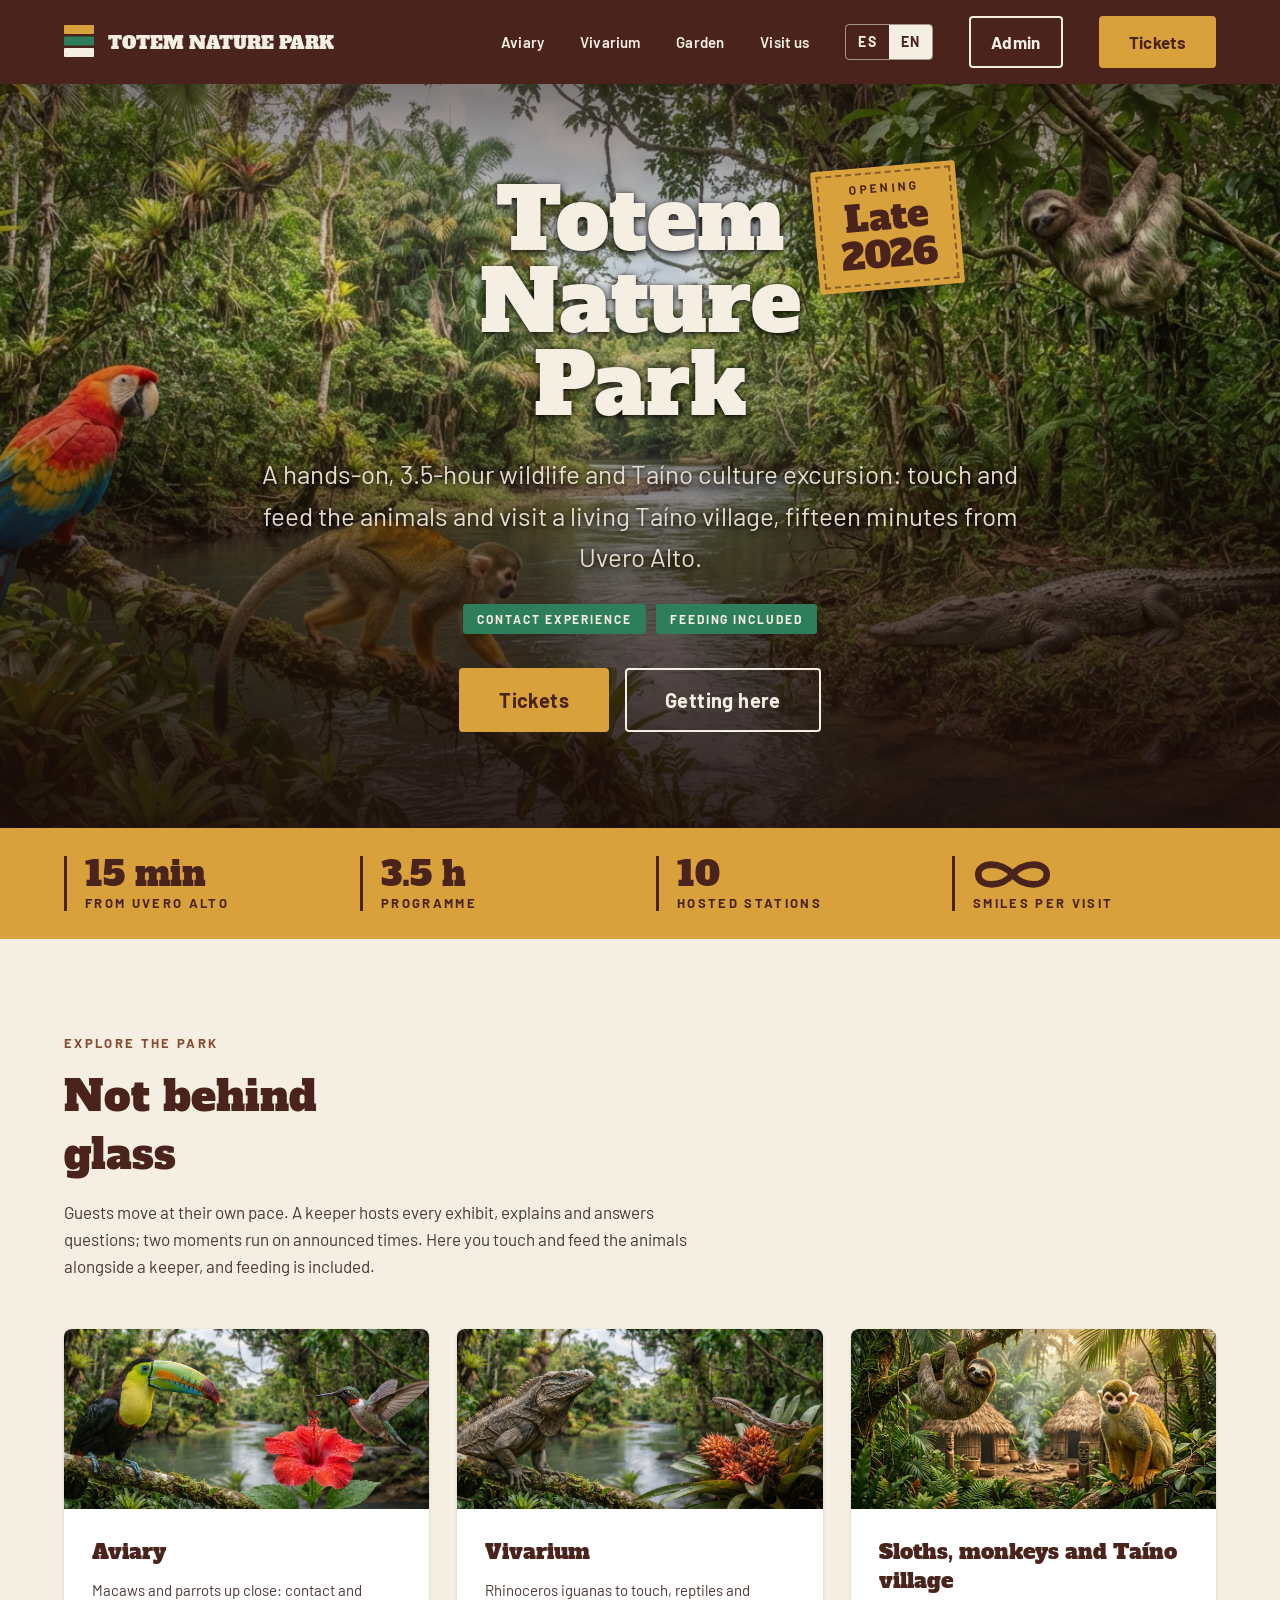
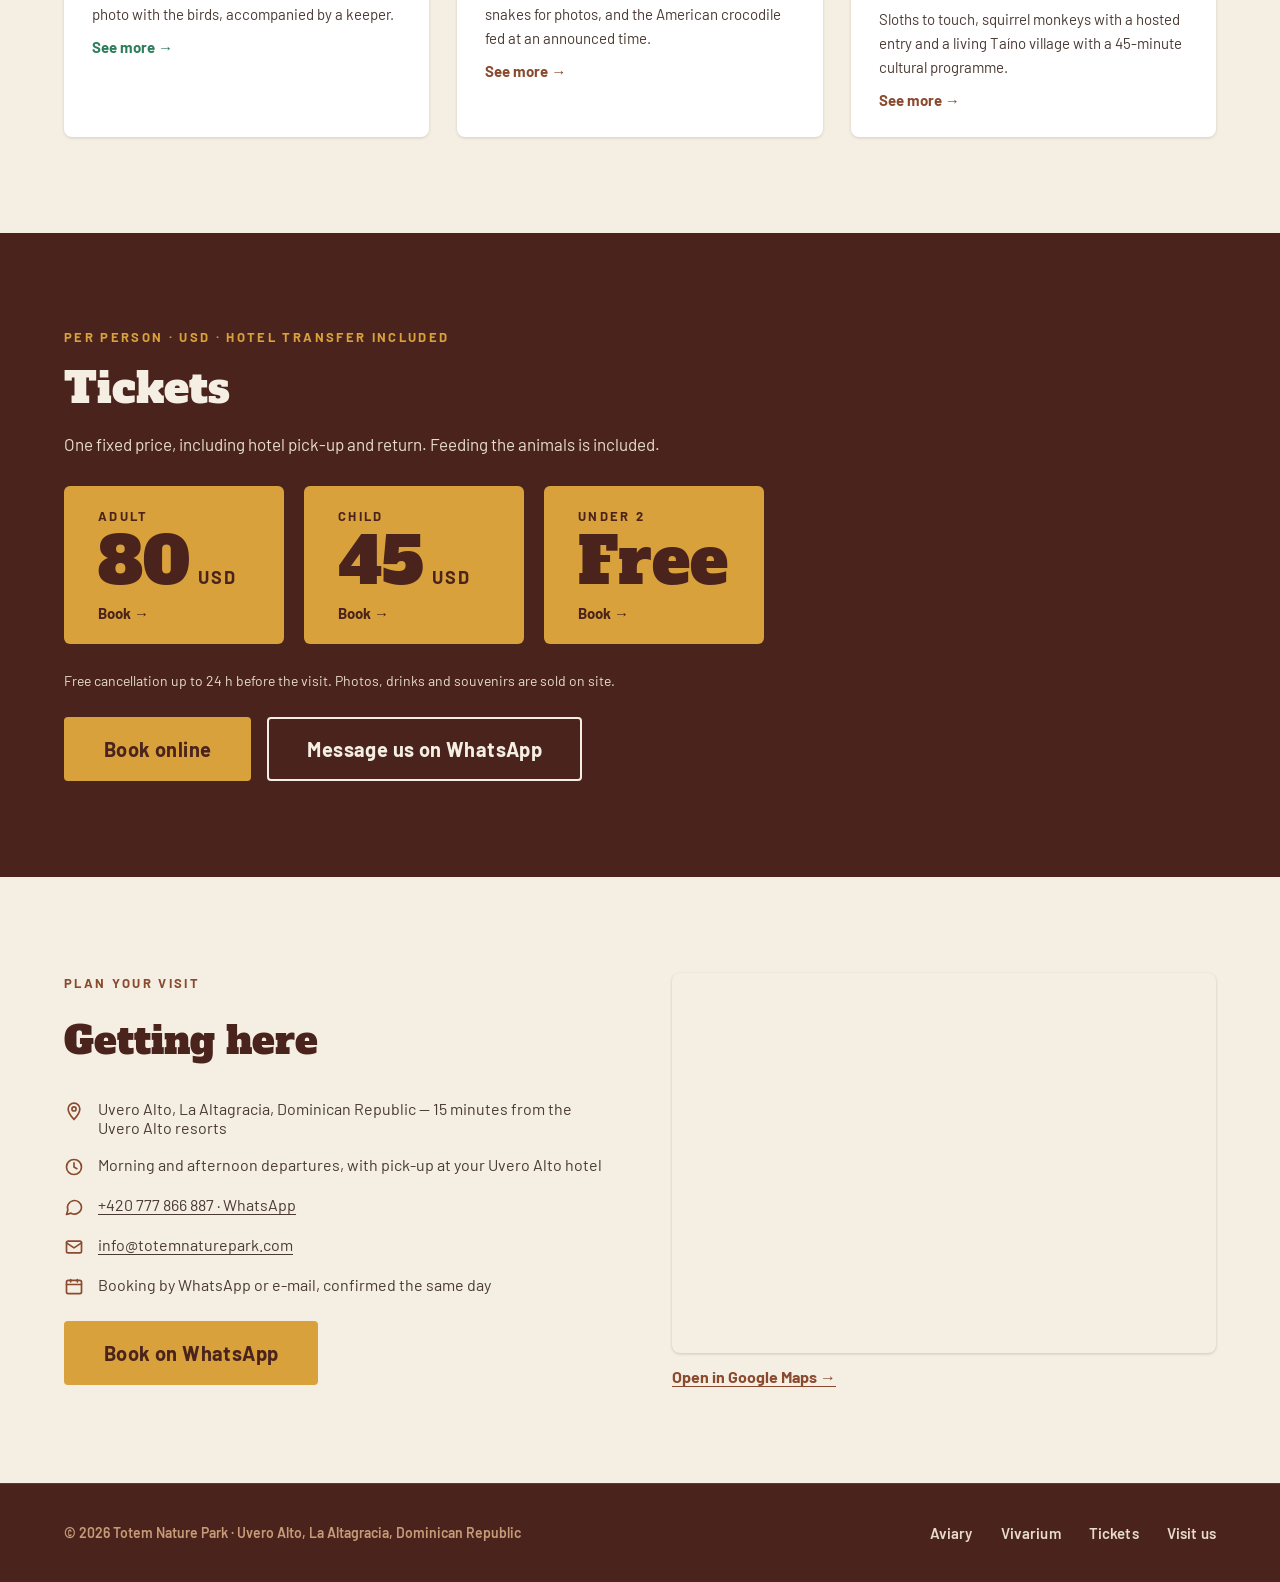
<file: index.html>
<!doctype html>
<html lang="es">
<head>
  <meta charset="utf-8">
  <meta name="viewport" content="width=device-width, initial-scale=1">
  <title>Totem Nature Park — Uvero Alto, República Dominicana</title>
  <meta name="description" content="Excursión de 3,5 horas de fauna y cultura taína con contacto directo, a quince minutos de Uvero Alto. Alimentación y traslado al hotel incluidos.">
  <link rel="preconnect" href="https://fonts.googleapis.com">
  <link rel="preconnect" href="https://fonts.gstatic.com" crossorigin>
  <link href="https://fonts.googleapis.com/css2?family=Alfa+Slab+One&family=Barlow:wght@400;500;600;700;800&display=swap" rel="stylesheet">
  <link rel="stylesheet" href="styles.css">
</head>
<body>

  <header class="nav">
    <a href="#" class="brand">
      <svg width="30" height="34" viewBox="0 0 30 34" fill="none" aria-hidden="true">
        <rect y="0" width="30" height="9" rx="1" fill="#D9A13B"/>
        <rect y="11.5" width="30" height="9" rx="1" fill="#2E7D5B"/>
        <rect y="23" width="30" height="9" rx="1" fill="#F4EEE3"/>
      </svg>
      TOTEM NATURE PARK
    </a>
    <div class="nav-links">
      <a href="#zones" class="nav-link" data-i18n="nav_aviary">Aviario</a>
      <a href="#zones" class="nav-link" data-i18n="nav_vivarium">Vivarium</a>
      <a href="#zones" class="nav-link" data-i18n="nav_garden">Jardín</a>
      <a href="#visit" class="nav-link" data-i18n="nav_visit">Visítanos</a>
      <div class="lang-switch" role="group" aria-label="Idioma / Language">
        <button type="button" class="lang-btn" data-lang="es" aria-pressed="true">ES</button>
        <button type="button" class="lang-btn" data-lang="en" aria-pressed="false">EN</button>
      </div>
      <a href="admin/" class="btn btn-outline nav-admin" data-i18n="nav_admin">Admin</a>
      <a href="#entradas" class="btn btn-gold" data-i18n="nav_tickets">Entradas</a>
    </div>
  </header>

  <main>
    <section class="hero">
      <img class="hero-img" src="assets/hero-jungle.jpg" alt="Selva tropical del parque — guacamaya, mono ardilla, perezoso y caimán" data-i18n-alt="hero_alt">
      <div class="hero-shade"></div>
      <div class="hero-inner">
        <div class="hero-title">
          <div class="stamp"><div class="eyebrow" data-i18n="stamp_label">Apertura</div><div class="date" data-i18n="stamp_date">Finales<br>de 2026</div></div>
          <h1>Totem<br>Nature<br>Park</h1>
        </div>
        <p data-i18n="hero_text">Excursión de 3,5 horas de fauna y cultura taína con contacto directo: tocas y alimentas a los animales y visitas una aldea taína viva, a quince minutos de Uvero Alto.</p>
        <div class="badges">
          <span class="badge" data-i18n="badge_contact">Experiencia de contacto</span>
          <span class="badge" data-i18n="badge_feeding">Alimentación incluida</span>
        </div>
        <div class="hero-cta">
          <a href="#entradas" class="btn btn-gold" data-i18n="cta_tickets">Entradas</a>
          <a href="#visit" class="btn btn-outline" data-i18n="cta_getting">Cómo llegar</a>
        </div>
      </div>
    </section>

    <section class="strip">
      <div class="strip-item"><strong>15 min</strong><span class="eyebrow" data-i18n="stat_1">Desde Uvero Alto</span></div>
      <div class="strip-item"><strong data-i18n="stat_2_num">3,5 h</strong><span class="eyebrow" data-i18n="stat_2">De programa</span></div>
      <div class="strip-item"><strong>10</strong><span class="eyebrow" data-i18n="stat_3">Estaciones guiadas</span></div>
      <div class="strip-item"><strong><svg viewBox="0 0 60 28" fill="none" stroke="currentColor" stroke-width="5" stroke-linecap="round" stroke-linejoin="round" role="img" aria-label="∞"><path d="M30 14C38 4 56 4 56 14C56 24 38 24 30 14C22 4 4 4 4 14C4 24 22 24 30 14Z"/></svg></strong><span class="eyebrow" data-i18n="stat_4">Sonrisas por visita</span></div>
    </section>

    <section class="zones" id="zones">
      <div class="zones-head">
        <span class="eyebrow" data-i18n="zones_eyebrow">Explora el parque</span>
        <h2 data-i18n="zones_title">Sin cristales<br>de por medio</h2>
        <p class="lead" data-i18n="zones_lead">Cada visitante va a su ritmo. Un cuidador atiende cada exhibición y responde preguntas; dos momentos tienen horario anunciado. Aquí los animales se tocan y se alimentan junto a un cuidador, y la alimentación está incluida.</p>
      </div>
      <div class="zone-grid">
        <article class="zone-card">
          <img src="assets/aviario.jpg" alt="Tucán y colibrí en el Aviario" data-i18n-alt="card1_alt" loading="lazy">
          <div class="zone-body">
            <h3 data-i18n="card1_title">Aviario</h3>
            <p data-i18n="card1_text">Guacamayos y loros de cerca: contacto y foto con las aves, acompañado por un cuidador.</p>
            <a href="#" style="color: var(--palm)" data-i18n="more">Ver más →</a>
          </div>
        </article>
        <article class="zone-card">
          <img src="assets/vivarium.jpg" alt="Iguana y serpiente en el Vivarium" data-i18n-alt="card2_alt" loading="lazy">
          <div class="zone-body">
            <h3>Vivarium</h3>
            <p data-i18n="card2_text">Iguanas rinoceronte para tocar, reptiles y serpientes para la foto, y la alimentación del cocodrilo americano a hora anunciada.</p>
            <a href="#" style="color: var(--clay)" data-i18n="more">Ver más →</a>
          </div>
        </article>
        <article class="zone-card">
          <img src="assets/perezosos-monos-taino.jpg" alt="Perezoso, mono ardilla y aldea taína" data-i18n-alt="card3_alt" loading="lazy">
          <div class="zone-body">
            <h3 data-i18n="card3_title">Perezosos, monos y aldea taína</h3>
            <p data-i18n="card3_text">Perezosos para tocar, monos ardilla con entrada guiada y una aldea taína viva con programa cultural de 45 minutos.</p>
            <a href="#" style="color: var(--clay)" data-i18n="more">Ver más →</a>
          </div>
        </article>
      </div>
    </section>

    <section class="tickets" id="entradas">
      <div class="tickets-head">
        <span class="eyebrow" data-i18n="tickets_eyebrow">Por persona · USD · traslado al hotel incluido</span>
        <h2 data-i18n="tickets_title">Entradas</h2>
        <p data-i18n="tickets_text">Un único precio fijo, con recogida y regreso al hotel. La alimentación de los animales está incluida.</p>
      </div>
      <div class="price-row">
        <a href="reservar.html?t=adult" class="price-card">
          <span class="eyebrow" data-i18n="price_adult">Adulto</span>
          <div class="price"><strong>80</strong><span>USD</span></div>
          <span class="price-go" data-i18n="price_go">Reservar →</span>
        </a>
        <a href="reservar.html?t=child" class="price-card">
          <span class="eyebrow" data-i18n="price_child">Niño</span>
          <div class="price"><strong>45</strong><span>USD</span></div>
          <span class="price-go" data-i18n="price_go">Reservar →</span>
        </a>
        <a href="reservar.html?t=infant" class="price-card">
          <span class="eyebrow" data-i18n="price_infant">Menor de 2 años</span>
          <div class="price"><strong data-i18n="price_free">Gratis</strong></div>
          <span class="price-go" data-i18n="price_go">Reservar →</span>
        </a>
      </div>
      <p class="fineprint" data-i18n="tickets_fine">Cancelación gratuita hasta 24 h antes de la visita. Fotos, bebidas y souvenirs se venden en el parque.</p>
      <div class="tickets-cta">
        <a href="reservar.html" class="btn btn-gold" data-i18n="tickets_online">Reservar en línea</a>
        <a href="https://wa.me/420777866887" class="btn btn-outline" data-i18n="tickets_cta">Escríbenos por WhatsApp</a>
      </div>
    </section>

    <section class="visit" id="visit">
      <div class="visit-info">
        <span class="eyebrow" data-i18n="visit_eyebrow">Planifica tu visita</span>
        <h2 data-i18n="visit_title">Cómo llegar</h2>
        <ul class="facts">
          <li>
            <svg width="20" height="20" viewBox="0 0 24 24" fill="none" stroke="#D9A13B" stroke-width="2" aria-hidden="true"><path d="M12 22s7-7.2 7-12.5A7 7 0 0 0 5 9.5C5 14.8 12 22 12 22Z"/><circle cx="12" cy="9.5" r="2.5"/></svg>
            <span data-i18n="fact_address">Uvero Alto, La Altagracia, República Dominicana — a 15 minutos de los resorts de Uvero Alto</span>
          </li>
          <li>
            <svg width="20" height="20" viewBox="0 0 24 24" fill="none" stroke="#D9A13B" stroke-width="2" aria-hidden="true"><circle cx="12" cy="12" r="9"/><path d="M12 7v5l3.5 2" stroke-linecap="round"/></svg>
            <span data-i18n="fact_departures">Salidas de mañana y tarde, con recogida en tu hotel de Uvero Alto</span>
          </li>
          <li>
            <svg width="20" height="20" viewBox="0 0 24 24" fill="none" stroke="#D9A13B" stroke-width="2" aria-hidden="true"><path d="M21 12a8.5 8.5 0 0 1-12.6 7.4L3 21l1.6-5.2A8.5 8.5 0 1 1 21 12Z" stroke-linejoin="round"/></svg>
            <a href="https://wa.me/420777866887">+420 777 866 887 · WhatsApp</a>
          </li>
          <li>
            <svg width="20" height="20" viewBox="0 0 24 24" fill="none" stroke="#D9A13B" stroke-width="2" aria-hidden="true"><rect x="3" y="5" width="18" height="14" rx="2"/><path d="m3 7 9 6 9-6" stroke-linecap="round" stroke-linejoin="round"/></svg>
            <a href="mailto:info@totemnaturepark.com">info@totemnaturepark.com</a>
          </li>
          <li>
            <svg width="20" height="20" viewBox="0 0 24 24" fill="none" stroke="#D9A13B" stroke-width="2" aria-hidden="true"><rect x="3" y="4" width="18" height="16" rx="2"/><path d="M3 9h18M8 3v3M16 3v3" stroke-linecap="round"/></svg>
            <span data-i18n="fact_booking">Reservas por WhatsApp o correo, confirmadas el mismo día</span>
          </li>
        </ul>
        <a href="https://wa.me/420777866887" class="btn btn-gold" data-i18n="book">Reservar por WhatsApp</a>
      </div>
      <div class="visit-map-wrap">
        <div class="visit-map">
          <iframe data-map data-src="https://www.google.com/maps/embed?pb=!1m18!1m12!1m3!1d3546.14049476624!2d-68.66041732516535!3d18.784618361056374!2m3!1f0!2f0!3f0!3m2!1i1024!2i768!4f13.1!3m3!1m2!1s0x8ea8c50016d3da07%3A0x42b7654fad87cddc!2sTotem%20Nature%20Park!5e1!3m2!1s{hl}!2s{gl}!4v1794908589127!5m2!1s{hl}!2s{gl}" title="Google Maps — Totem Nature Park" allowfullscreen loading="lazy" referrerpolicy="strict-origin-when-cross-origin"></iframe>
        </div>
        <a class="map-link" href="https://www.google.com/maps/dir/?api=1&destination=18.784618,-68.660417" target="_blank" rel="noopener" data-i18n="map_link">Abrir en Google Maps →</a>
      </div>
    </section>
  </main>

  <footer class="footer">
    <small data-i18n="footer_copy">© 2026 Totem Nature Park · Uvero Alto, La Altagracia, República Dominicana</small>
    <nav>
      <a href="#zones" class="nav-link" data-i18n="nav_aviary">Aviario</a>
      <a href="#zones" class="nav-link" data-i18n="nav_vivarium">Vivarium</a>
      <a href="#entradas" class="nav-link" data-i18n="nav_tickets">Entradas</a>
      <a href="#visit" class="nav-link" data-i18n="nav_visit">Visítanos</a>
    </nav>
  </footer>

  <script src="i18n.js"></script>
</body>
</html>
</file>
<file: styles.css>
:root {
  --oxblood: #4A241C;
  --oxblood-deep: #3A1D16;
  --clay: #8A4A2E;
  --gold: #D9A13B;
  --palm: #2E7D5B;
  --bone: #F4EEE3;
  --bone-soft: #E7DCCB;
  --ink-soft: #4A3A34;
  --muted: #C79A78;
  --gutter: clamp(20px, 5vw, 64px);
}

* { box-sizing: border-box; }
html { scroll-behavior: smooth; }
body { margin: 0; font-family: 'Barlow', sans-serif; background: var(--bone); color: var(--oxblood); }
img { max-width: 100%; display: block; }
a { text-decoration: none; color: inherit; }
h1, h2, h3 { font-family: 'Alfa Slab One', serif; font-weight: 400; margin: 0; }

.eyebrow { font-weight: 700; font-size: 13px; letter-spacing: 0.18em; text-transform: uppercase; }
.nav-link { font-weight: 600; font-size: 15px; letter-spacing: 0.01em; }

.btn {
  display: inline-flex; align-items: center; justify-content: center;
  height: 64px; padding: 0 38px; border-radius: 4px;
  font-weight: 700; font-size: 20px; letter-spacing: 0.02em;
  border: 2px solid transparent; cursor: pointer;
}
.btn-gold { background: var(--gold); color: var(--oxblood); }
.btn-gold:hover { filter: brightness(1.06); }
.btn-outline { color: var(--bone); border-color: var(--bone); }
.btn-outline:hover { background: rgba(244, 238, 227, 0.12); }

/* NAV */
.nav {
  position: sticky; top: 0; z-index: 20; background: var(--oxblood);
  padding: 16px var(--gutter);
  display: flex; align-items: center; justify-content: space-between; gap: 24px;
}
.brand { display: flex; align-items: center; gap: 14px; font-family: 'Alfa Slab One', serif; font-size: 18px; color: var(--bone); }
.nav-links { display: flex; align-items: center; gap: 36px; color: var(--bone); }
.nav .btn { height: 52px; padding: 0 28px; font-size: 17px; }
.nav .nav-admin { padding: 0 20px; }

/* LANGUAGE SWITCH */
.lang-switch { display: inline-flex; border: 1.5px solid rgba(244,238,227,0.55); border-radius: 4px; overflow: hidden; }
.lang-btn { font: 700 14px/1 'Barlow', sans-serif; letter-spacing: 0.08em; padding: 10px 12px; background: transparent; color: var(--bone); border: 0; cursor: pointer; }
.lang-btn:hover { background: rgba(244,238,227,0.12); }
.lang-btn[aria-pressed="true"] { background: var(--bone); color: var(--oxblood); }

/* HERO */
.hero {
  position: relative; min-height: 720px; overflow: hidden;
  display: flex; align-items: center; justify-content: center;
  padding: 96px var(--gutter);
}
.hero-img { position: absolute; inset: 0; width: 100%; height: 100%; object-fit: cover; }
.hero-shade {
  position: absolute; inset: 0;
  background: linear-gradient(180deg, rgba(30,14,10,0.5) 0%, rgba(30,14,10,0.12) 22%, rgba(30,14,10,0.05) 30%, rgba(30,14,10,0.35) 50%, rgba(30,14,10,0.68) 72%, rgba(30,14,10,0.88) 100%);
}
.hero-inner {
  position: relative; z-index: 1; max-width: 760px; text-align: center;
  display: flex; flex-direction: column; align-items: center; gap: 26px;
  text-shadow: 0 2px 10px rgba(0,0,0,0.7), 0 1px 4px rgba(0,0,0,0.55);
}
.hero h1 { font-size: clamp(48px, 8vw, 84px); line-height: 0.98; color: var(--bone); }
.hero p { margin: 0; font-size: clamp(18px, 2.2vw, 26px); line-height: 1.6; color: var(--bone-soft); }
.hero-cta { display: flex; flex-wrap: wrap; justify-content: center; gap: 16px; padding-top: 8px; }
.hero .btn { text-shadow: none; }

/* OPENING STAMP */
.hero-title { position: relative; display: inline-block; }
.stamp {
  position: absolute; left: calc(100% + 14px); top: -14px; z-index: 2; white-space: nowrap;
  background: var(--gold); color: var(--oxblood); padding: 14px 24px 15px; border-radius: 3px; text-align: center;
  transform: rotate(-5deg); outline: 2px dashed rgba(74,36,28,0.55); outline-offset: -7px;
  box-shadow: 0 6px 18px rgba(0,0,0,0.35); text-shadow: none;
}
.stamp .eyebrow { font-size: 12px; letter-spacing: 0.28em; color: var(--oxblood); }
.stamp .date { font-family: 'Alfa Slab One', serif; font-size: clamp(26px, 3vw, 36px); line-height: 1.05; margin-top: 4px; }

/* ZONE STRIP */
.strip {
  background: var(--gold); padding: 28px var(--gutter);
  display: grid; grid-template-columns: repeat(4, minmax(0, 1fr)); gap: 32px;
}
.strip-item { border-left: 3px solid var(--oxblood); padding-left: 18px; display: flex; flex-direction: column; gap: 2px; }
.strip-item strong svg { display: block; height: 37px; width: 79px; }
.strip-item strong { font-family: 'Alfa Slab One', serif; font-weight: 400; font-size: 34px; line-height: 1.1; }

/* HERO BADGES */
.badges { display: flex; flex-wrap: wrap; justify-content: center; gap: 10px; }
.badge { background: var(--palm); color: var(--bone); font-weight: 700; font-size: 12px; letter-spacing: 0.16em; text-transform: uppercase; padding: 8px 14px; border-radius: 3px; text-shadow: none; }

/* ZONES */
.zones { padding: 96px var(--gutter); display: flex; flex-direction: column; gap: 48px; }
.zones-head { max-width: 640px; display: flex; flex-direction: column; gap: 16px; }
.zones-head .eyebrow { color: var(--clay); }
.zones-head h2 { font-size: clamp(32px, 4.5vw, 42px); }
.zones-head .lead { margin: 0; font-size: 17px; line-height: 1.6; color: var(--ink-soft); }
.zone-grid { display: grid; grid-template-columns: repeat(3, minmax(0, 1fr)); gap: 28px; }
.zone-card { background: #fff; border-radius: 8px; overflow: hidden; box-shadow: 0 1px 3px rgba(74,36,28,0.15); display: flex; flex-direction: column; transition: transform 0.15s ease; }
.zone-card:hover { transform: translateY(-3px); }
.zone-card img { width: 100%; height: 180px; object-fit: cover; }
.zone-body { padding: 28px; display: flex; flex-direction: column; gap: 12px; }
.zone-body h3 { font-size: 21px; }
.zone-body p { margin: 0; font-size: 15px; line-height: 1.6; color: var(--ink-soft); }
.zone-body a { font-weight: 700; font-size: 15px; }

/* TICKETS */
.tickets { background: var(--oxblood); color: var(--bone); padding: 96px var(--gutter); display: flex; flex-direction: column; align-items: flex-start; gap: 28px; }
.tickets-head { display: flex; flex-direction: column; gap: 14px; max-width: 640px; }
.tickets .eyebrow { color: var(--gold); }
.tickets h2 { font-size: clamp(32px, 4.5vw, 42px); color: var(--bone); }
.tickets-head p { margin: 0; font-size: 17px; line-height: 1.6; color: var(--bone-soft); }
.tickets-cta { display: flex; flex-wrap: wrap; gap: 16px; }
.price-row { display: flex; flex-wrap: wrap; gap: 20px; }
.price-card { background: var(--gold); color: var(--oxblood); border-radius: 6px; padding: 22px 34px; min-width: 220px; display: flex; flex-direction: column; gap: 6px; text-decoration: none; transition: transform 0.15s ease, filter 0.15s ease; }
.price-card:hover { transform: translateY(-3px); filter: brightness(1.06); }
.price-card:focus-visible { outline: 3px solid var(--bone); outline-offset: 3px; }
.tickets .price-card .eyebrow { color: var(--oxblood); }
.price { display: flex; align-items: baseline; gap: 8px; }
.price strong { font-family: 'Alfa Slab One', serif; font-weight: 400; font-size: 64px; line-height: 1; }
.price span { font-weight: 700; font-size: 18px; letter-spacing: 0.1em; }
.price-go { font-weight: 700; font-size: 15px; margin-top: 4px; }
.fineprint { margin: 0; font-size: 14px; color: var(--bone-soft); max-width: 640px; }

/* VISIT */
.visit {
  background: var(--bone); padding: 96px var(--gutter);
  display: grid; grid-template-columns: repeat(2, minmax(0, 1fr)); gap: 64px; align-items: center;
}
.visit-info { display: flex; flex-direction: column; gap: 24px; align-items: flex-start; }
.visit .eyebrow { color: var(--clay); }
.visit h2 { font-size: clamp(30px, 4vw, 38px); color: var(--oxblood); }
.facts { list-style: none; margin: 0; padding: 8px 0 0; display: flex; flex-direction: column; gap: 18px; }
.facts li { display: flex; gap: 14px; align-items: flex-start; font-size: 16px; color: var(--ink-soft); }
.facts a { text-decoration: underline; text-underline-offset: 3px; }
.facts svg { stroke: var(--clay); flex-shrink: 0; margin-top: 2px; }
.visit-map { border-radius: 8px; overflow: hidden; box-shadow: 0 1px 3px rgba(74,36,28,0.2); }
.visit-map-wrap { display: flex; flex-direction: column; gap: 14px; }
.visit-map iframe { display: block; width: 100%; height: 100%; min-height: 380px; border: 0; }
.map-link { font-weight: 700; color: var(--clay); text-decoration: underline; text-underline-offset: 3px; }

/* FOOTER */
.footer {
  background: var(--oxblood); border-top: 1px solid #6b3527; padding: 40px var(--gutter);
  display: flex; align-items: center; justify-content: space-between; gap: 24px; flex-wrap: wrap;
}
.footer small { font-weight: 600; font-size: 14px; color: var(--muted); }
.footer nav { display: flex; gap: 28px; color: var(--bone-soft); }

/* RESPONSIVE */
@media (max-width: 900px) {
  .nav-links a.nav-link { display: none; }
  .nav-links { gap: 16px; }
  .zone-grid, .visit { grid-template-columns: 1fr; }
  .strip { grid-template-columns: repeat(2, minmax(0, 1fr)); }
  .visit { gap: 40px; }
  .hero { min-height: 640px; }
}
@media (max-width: 760px) {
  .hero-title { display: flex; flex-direction: column; align-items: center; gap: 18px; }
  .stamp { position: static; transform: rotate(-4deg); }
}
@media (max-width: 520px) {
  .btn { height: 56px; padding: 0 28px; font-size: 18px; }
  .brand { font-size: 13px; gap: 10px; }
  .brand svg { width: 22px; height: 25px; }
  .nav { gap: 10px; }
  .nav .btn { height: 44px; padding: 0 14px; font-size: 15px; }
  .nav .nav-admin { padding: 0 10px; }
  .nav-links { gap: 10px; }
  .lang-btn { padding: 9px 9px; font-size: 13px; }
}
</file>
